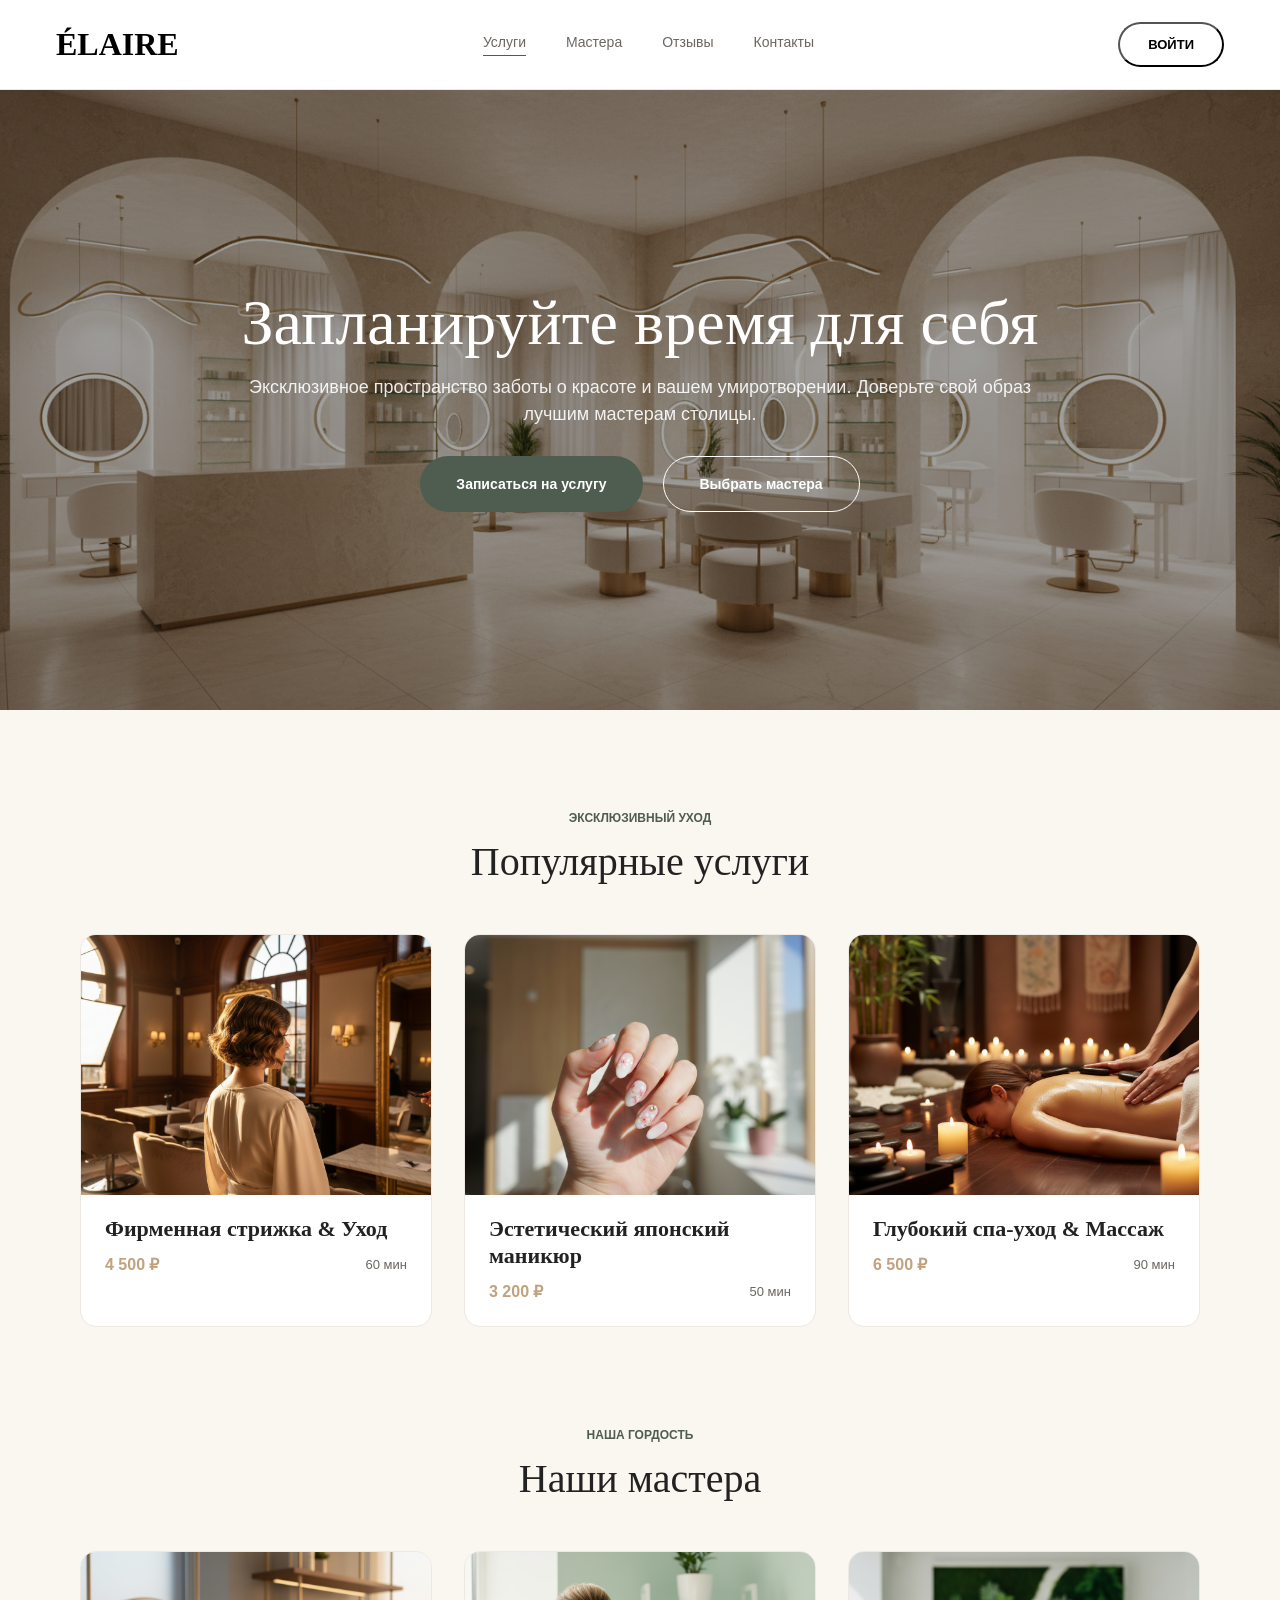
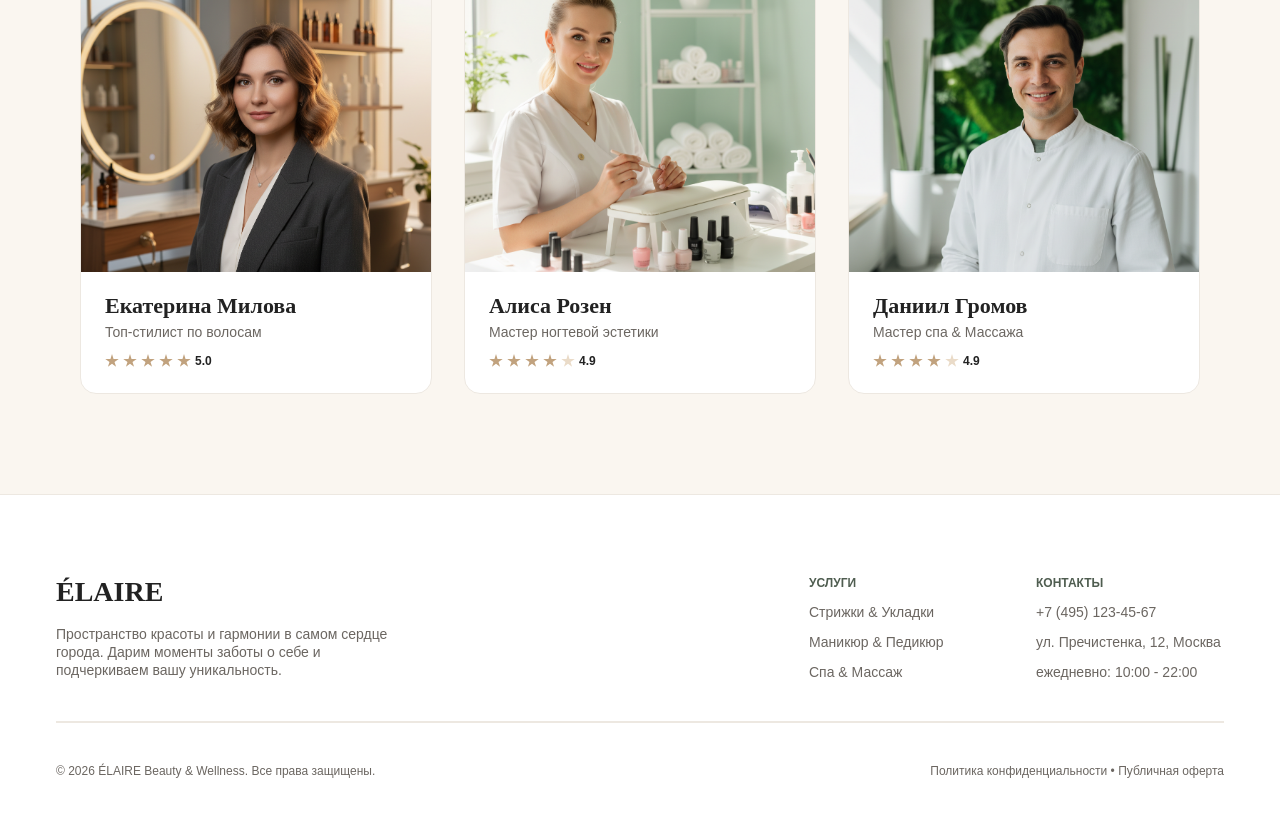
<file: frontend-1-complete/index.html>
<!DOCTYPE html>
<html lang="ru">
  <head>
    <meta charset="UTF-8" />
    <link rel="icon" type="image/svg+xml" href="/favicon.svg" />
    <meta name="viewport" content="width=device-width, initial-scale=1.0" />
    <title>ÉLAIRE — Салон услуг</title>
    <link rel="stylesheet" href="home.css" />
  </head>
  <body>
    <div class="page">
      <!-- header -->
      <header class="header">
        <div class="logo">
          <span class="logo-text">ÉLAIRE</span>
        </div>
        <nav class="nav-links">
          <div class="nav-item active"><a href="#">Услуги</a></div>
          <div class="nav-item"><a href="#">Мастера</a></div>
          <div class="nav-item"><a href="#">Отзывы</a></div>
          <div class="nav-item"><a href="#">Контакты</a></div>
        </nav>
        <button class="login-button"><span>Войти</span></button>
      </header>

      <!-- hero -->
      <section class="hero">
        <div class="hero-text-container">
          <h1 class="hero-title">Запланируйте время для себя</h1>
          <p class="hero-desc">
            Эксклюзивное пространство заботы о красоте и вашем умиротворении.
            Доверьте свой образ лучшим мастерам столицы.
          </p>
        </div>
        <div class="hero-ctas">
          <button
            class="cta-service"
            onclick="window.location.href='services.html'"
          >
            Записаться на услугу
          </button>
          <button class="cta-master">Выбрать мастера</button>
        </div>
      </section>

      <!-- popular services -->
      <section class="popular-services">
        <div class="section-header">
          <span class="section-tag">Эксклюзивный уход</span>
          <h2 class="section-title">Популярные услуги</h2>
        </div>
        <div class="services-grid">
          <article class="service-card">
            <div
              class="service-card-image"
              style="background-image: url('images/service-haircut.png')"
            ></div>
            <div class="service-card-body">
              <h3 class="service-card-title">Фирменная стрижка &amp; Уход</h3>
              <div class="service-card-meta">
                <span class="price">4 500 ₽</span>
                <span class="duration">60 мин</span>
              </div>
            </div>
          </article>
          <article class="service-card">
            <div
              class="service-card-image"
              style="background-image: url('images/service-manicure.png')"
            ></div>
            <div class="service-card-body">
              <h3 class="service-card-title">Эстетический японский маникюр</h3>
              <div class="service-card-meta">
                <span class="price">3 200 ₽</span>
                <span class="duration">50 мин</span>
              </div>
            </div>
          </article>
          <article class="service-card">
            <div
              class="service-card-image"
              style="background-image: url('images/service-spa.png')"
            ></div>
            <div class="service-card-body">
              <h3 class="service-card-title">Глубокий спа-уход &amp; Массаж</h3>
              <div class="service-card-meta">
                <span class="price">6 500 ₽</span>
                <span class="duration">90 мин</span>
              </div>
            </div>
          </article>
        </div>
      </section>

      <!-- our masters -->
      <section class="our-masters">
        <div class="section-header">
          <span class="section-tag">Наша гордость</span>
          <h2 class="section-title">Наши мастера</h2>
        </div>
        <div class="masters-grid">
          <article class="master-card">
            <div
              class="master-card-image"
              style="background-image: url('images/master-ekaterina.png')"
            ></div>
            <div class="master-card-body">
              <div class="master-info">
                <h3 class="master-name">Екатерина Милова</h3>
                <span class="master-role">Топ-стилист по волосам</span>
              </div>
              <div class="stars">
                <span class="star"></span>
                <span class="star"></span>
                <span class="star"></span>
                <span class="star"></span>
                <span class="star"></span>
                <span class="rating">5.0</span>
              </div>
            </div>
          </article>
          <article class="master-card">
            <div
              class="master-card-image"
              style="background-image: url('images/master-alisa.png')"
            ></div>
            <div class="master-card-body">
              <div class="master-info">
                <h3 class="master-name">Алиса Розен</h3>
                <span class="master-role">Мастер ногтевой эстетики</span>
              </div>
              <div class="stars">
                <span class="star"></span>
                <span class="star"></span>
                <span class="star"></span>
                <span class="star"></span>
                <span class="star star-empty"></span>
                <span class="rating">4.9</span>
              </div>
            </div>
          </article>
          <article class="master-card">
            <div
              class="master-card-image"
              style="background-image: url('images/master-daniil.png')"
            ></div>
            <div class="master-card-body">
              <div class="master-info">
                <h3 class="master-name">Даниил Громов</h3>
                <span class="master-role">Мастер спа &amp; Массажа</span>
              </div>
              <div class="stars">
                <span class="star"></span>
                <span class="star"></span>
                <span class="star"></span>
                <span class="star"></span>
                <span class="star star-empty"></span>
                <span class="rating">4.9</span>
              </div>
            </div>
          </article>
        </div>
      </section>

      <!-- footer -->
      <footer class="footer">
        <div class="footer-top">
          <div class="footer-brand">
            <span class="brand-name">ÉLAIRE</span>
            <span class="brand-desc"
              >Пространство красоты и гармонии в самом сердце города. Дарим
              моменты заботы о себе и подчеркиваем вашу уникальность.</span
            >
          </div>
          <div class="footer-links-row">
            <div class="links-col" style="width: 147px">
              <span class="col-title">Услуги</span>
              <a href="#">Стрижки &amp; Укладки</a>
              <a href="#">Маникюр &amp; Педикюр</a>
              <a href="#">Спа &amp; Массаж</a>
            </div>
            <div class="links-col" style="width: 188px">
              <span class="col-title">Контакты</span>
              <a href="#">+7 (495) 123-45-67</a>
              <a href="#">ул. Пречистенка, 12, Москва</a>
              <a href="#">ежедневно: 10:00 - 22:00</a>
            </div>
          </div>
        </div>
        <div class="footer-line"></div>
        <div class="footer-bottom">
          <span class="copy"
            >© 2026 ÉLAIRE Beauty &amp; Wellness. Все права защищены.</span
          >
          <span class="legal"
            >Политика конфиденциальности • Публичная оферта</span
          >
        </div>
      </footer>
    </div>
  </body>
</html>
</file>
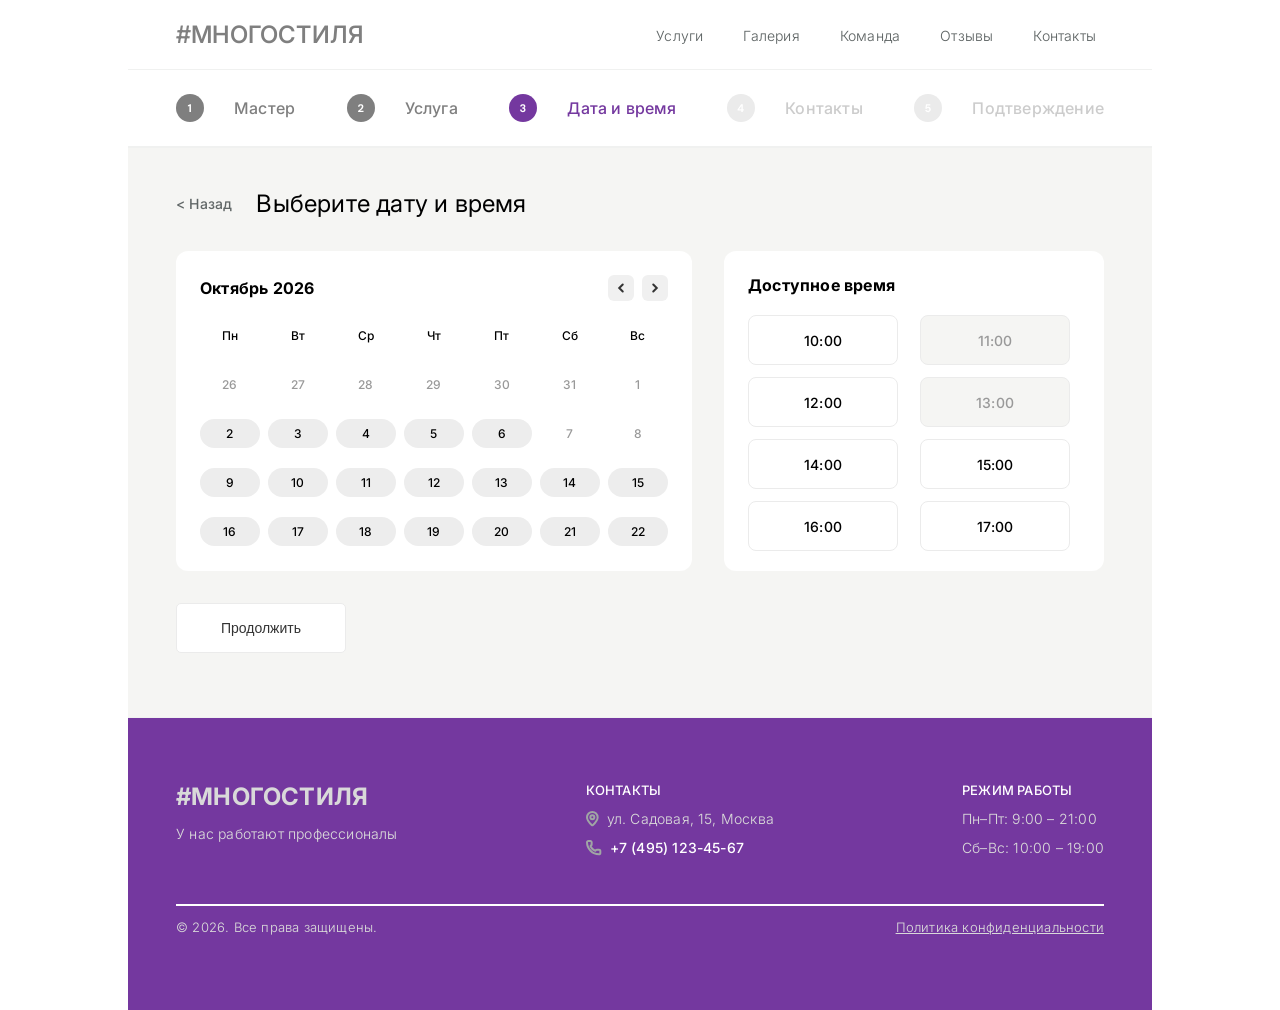
<file: frontend-1-practice/index.html>
<!DOCTYPE html>
<html lang="en">
<head>
    <meta charset="UTF-8">
    <meta name="viewport" content="width=device-width, initial-scale=1.0">
    <title>Document</title>
    <link rel="stylesheet" href="styles.css">
</head>
<body>
    <header>
        <div class="logo"><span>#МНОГОСТИЛЯ</span></div>
        <nav class="navbar">
            <ul class="nav-list">
                <li><a href="#">Услуги</a></li>
                <li><a href="#">Галерия</a></li>
                <li><a href="#">Команда</a></li>
                <li><a href="#">Отзывы</a></li>
                <li><a href="#">Контакты</a></li>
            </ul>
        </nav>
    </header>
    <div class="wrapper">

    <div class="progress">
        <div class="container">
            <img src="img/Frame.svg" alt="">
            <span id="master">Мастер</span>
        </div>
        <div class="container">
            <img src="img/Frame (1).svg" alt="">
            <span id="work">Услуга</span>
        </div>
        <div class="container">
            <img src="img/Frame (2).svg" alt="">
            <span id="dateTime">Дата и время</span>
        </div>
        <div class="container">
            <img src="img/Frame (3).svg" alt="">
            <span id="contact">Контакты</span>
        </div>
        <div class="container">
            <img src="img/Frame (4).svg" alt="">
            <span id="accept" >Подтверждение</span>
        </div>
    </div>

    <div class="hero">
        <div class="heroMainText">
            <span>< Назад </span>
            <h3>Выберите дату и время</h3>
        </div>

        <div class="heroMainMenu">
            <div class="date">
                <div class="textDate">
                    <h4>Октябрь 2026</h4>
                    <div class="buttonsDate">
                        <img src="img/Frame (5).svg" alt="">
                        <img src="img/Frame (6).svg" alt="">
                    </div>
                </div>

                <div class="days">
                    <p>Пн</p>
                    <p>Вт</p>
                    <p>Ср</p>
                    <p>Чт</p>
                    <p>Пт</p>
                    <p>Сб</p>
                    <p>Вс</p>
                </div>

                <div class="daysNumberRow1">
                    <p>26</p>
                    <p>27</p>
                    <p>28</p>
                    <p>29</p>
                    <p>30</p>
                    <p>31</p>
                     <p>1</p>
                </div>

                <div class="daysNumberRow2">
                    <p id="daysNumberRow2White">2</p>
                    <p id="daysNumberRow2White">3</p>
                    <p id="daysNumberRow2White" >4</p>
                    <p id="daysNumberRow2White" >5</p>
                    <p id="daysNumberRow2White">6</p> 
                    <p id="daysNumberRow2Grey">7</p>
                    <p id="daysNumberRow2Grey">8</p>
                </div>

                <div class="daysNumberRow3">
                    <p id="daysNumberRow2White">9</p>
                    <p id="daysNumberRow2White">10</p>
                    <p id="daysNumberRow2White">11</p>
                    <p id="daysNumberRow2White">12</p>
                    <p id="daysNumberRow2White">13</p>
                    <p id="daysNumberRow2White">14</p>
                    <p id="daysNumberRow2White">15</p>
                </div>

                <div class="daysNumberRow4">
                    <p id="daysNumberRow2White">16</p>
                    <p id="daysNumberRow2White">17</p>
                    <p id="daysNumberRow2White">18</p>
                    <p id="daysNumberRow2White">19</p>
                    <p id="daysNumberRow2White">20</p>
                    <p id="daysNumberRow2White">21</p>
                    <p id="daysNumberRow2White">22</p>
                </div>

            </div>
            <div class="time">
                <div class="textTime">
                    <h4>Доступное время</h4>
                </div>

                <div class="times">
                    <div class="timeBlock">
                        <p>10:00</p>
                    </div>

                    <div id = "timeBlockNot" class="timeBlock">
                        <p id="timeP">11:00</p>
                    </div>

                    <div class="timeBlock">
                        <p>12:00</p>
                    </div>

                    <div id = "timeBlockNot" class="timeBlock">
                        <p id="timeP">13:00</p>
                    </div>

                    <div class="timeBlock">
                        <p>14:00</p>
                    </div>
                    <div class="timeBlock">
                        <p>15:00</p>
                    </div>
                    <div class="timeBlock">
                        <p>16:00</p>
                    </div>
                    <div class="timeBlock">
                        <p>17:00</p>
                    </div>
                    

                </div>
                
            </div>
        </div>

        <div class="heroButton">
            <button>Продолжить</button>
        </div>

    </div>

    </div>
    
    <footer>
        <div class="footerContainer">
            <div class="footerLogo">
                <h3>#МНОГОСТИЛЯ</h3>
                <p>У нас работают профессионалы</p>
            </div>
            <div class="contact">
                <span>КОНТАКТЫ</span>
                <div id = "adres" class="adres"><img src="img/Vector.svg" alt=""><p>ул. Садовая, 15, Москва</p></div>
                <div id = "phone" class="phone"><img src="img/Vector (1).svg" alt=""><p>+7 (495) 123-45-67</p></div>
            </div>
            <div class="dateTime">
                <span>РЕЖИМ РАБОТЫ</span>
                <p>Пн–Пт: 9:00 – 21:00</p>
                <p>Сб–Вс: 10:00 – 19:00</p>
            </div>
        </div>

        <div class="footerContainerEnd">
            <p>© 2026. Все права защищены.</p>
            <p id="politika">Политика конфиденциальности</p>
        </div>

    </footer>
</body>
</html>
</file>
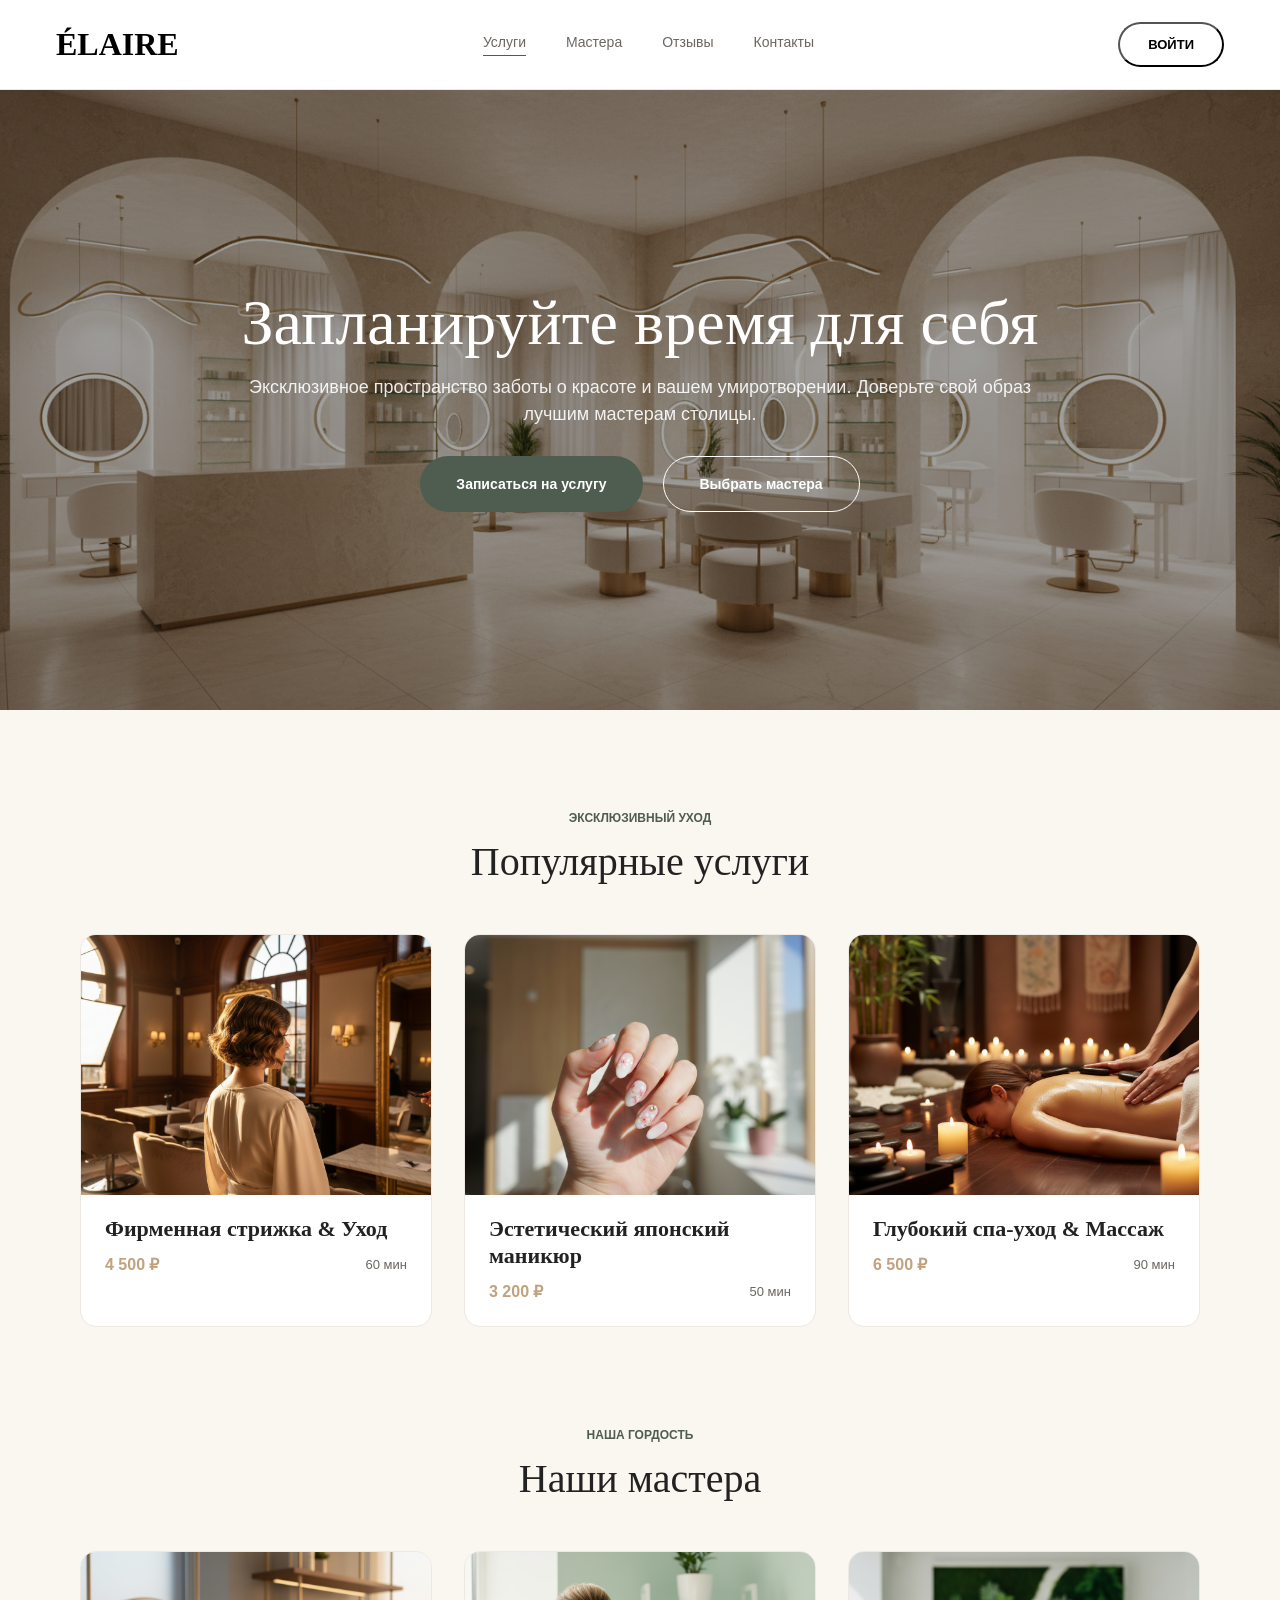
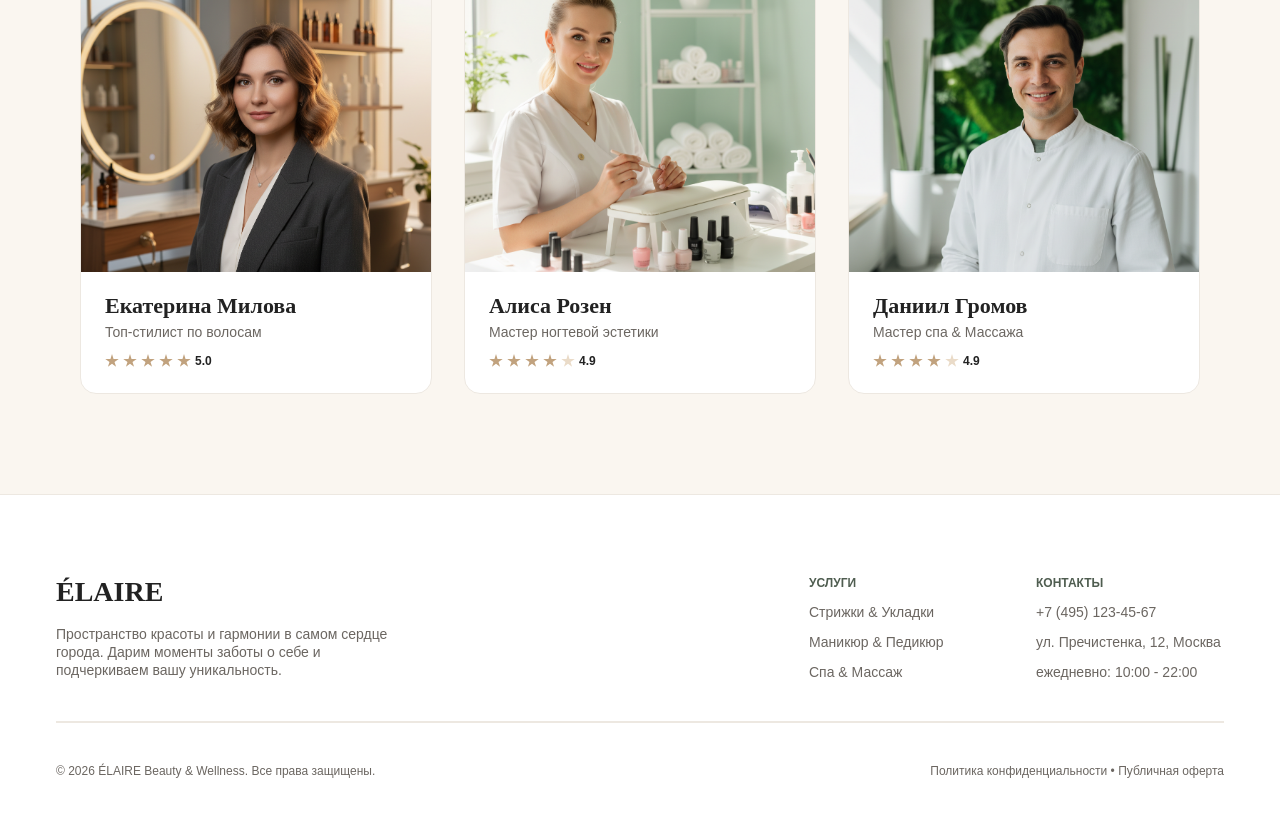
<file: frontend-2-complete/index.html>
<!DOCTYPE html>
<html lang="ru">
  <head>
    <meta charset="UTF-8" />
    <link rel="icon" type="image/svg+xml" href="/favicon.svg" />
    <meta name="viewport" content="width=device-width, initial-scale=1.0" />
    <title>ÉLAIRE — Салон услуг</title>
    <link rel="stylesheet" href="home.css" />
  </head>
  <body>
    <div class="page">
      <!-- header -->
      <header class="header">
        <div class="logo">
          <span class="logo-text">ÉLAIRE</span>
        </div>
        <nav class="nav-links">
          <div class="nav-item active"><a href="#">Услуги</a></div>
          <div class="nav-item"><a href="#">Мастера</a></div>
          <div class="nav-item"><a href="#">Отзывы</a></div>
          <div class="nav-item"><a href="#">Контакты</a></div>
        </nav>
        <button class="login-button"><span>Войти</span></button>
      </header>

      <!-- hero -->
      <section class="hero">
        <div class="hero-text-container">
          <h1 class="hero-title">Запланируйте время для себя</h1>
          <p class="hero-desc">
            Эксклюзивное пространство заботы о красоте и вашем умиротворении.
            Доверьте свой образ лучшим мастерам столицы.
          </p>
        </div>
        <div class="hero-ctas">
          <button class="cta-service">Записаться на услугу</button>
          <button class="cta-master">Выбрать мастера</button>
        </div>
      </section>

      <!-- popular services -->
      <section class="popular-services">
        <div class="section-header">
          <span class="section-tag">Эксклюзивный уход</span>
          <h2 class="section-title">Популярные услуги</h2>
        </div>
        <div class="services-grid">
          <article class="service-card">
            <div
              class="service-card-image"
              style="background-image: url('images/service-haircut.png')"
            ></div>
            <div class="service-card-body">
              <h3 class="service-card-title">Фирменная стрижка &amp; Уход</h3>
              <div class="service-card-meta">
                <span class="price">4 500 ₽</span>
                <span class="duration">60 мин</span>
              </div>
            </div>
          </article>
          <article class="service-card">
            <div
              class="service-card-image"
              style="background-image: url('images/service-manicure.png')"
            ></div>
            <div class="service-card-body">
              <h3 class="service-card-title">Эстетический японский маникюр</h3>
              <div class="service-card-meta">
                <span class="price">3 200 ₽</span>
                <span class="duration">50 мин</span>
              </div>
            </div>
          </article>
          <article class="service-card">
            <div
              class="service-card-image"
              style="background-image: url('images/service-spa.png')"
            ></div>
            <div class="service-card-body">
              <h3 class="service-card-title">Глубокий спа-уход &amp; Массаж</h3>
              <div class="service-card-meta">
                <span class="price">6 500 ₽</span>
                <span class="duration">90 мин</span>
              </div>
            </div>
          </article>
        </div>
      </section>

      <!-- our masters -->
      <section class="our-masters">
        <div class="section-header">
          <span class="section-tag">Наша гордость</span>
          <h2 class="section-title">Наши мастера</h2>
        </div>
        <div class="masters-grid">
          <article class="master-card">
            <div
              class="master-card-image"
              style="background-image: url('images/master-ekaterina.png')"
            ></div>
            <div class="master-card-body">
              <div class="master-info">
                <h3 class="master-name">Екатерина Милова</h3>
                <span class="master-role">Топ-стилист по волосам</span>
              </div>
              <div class="stars">
                <span class="star"></span>
                <span class="star"></span>
                <span class="star"></span>
                <span class="star"></span>
                <span class="star"></span>
                <span class="rating">5.0</span>
              </div>
            </div>
          </article>
          <article class="master-card">
            <div
              class="master-card-image"
              style="background-image: url('images/master-alisa.png')"
            ></div>
            <div class="master-card-body">
              <div class="master-info">
                <h3 class="master-name">Алиса Розен</h3>
                <span class="master-role">Мастер ногтевой эстетики</span>
              </div>
              <div class="stars">
                <span class="star"></span>
                <span class="star"></span>
                <span class="star"></span>
                <span class="star"></span>
                <span class="star star-empty"></span>
                <span class="rating">4.9</span>
              </div>
            </div>
          </article>
          <article class="master-card">
            <div
              class="master-card-image"
              style="background-image: url('images/master-daniil.png')"
            ></div>
            <div class="master-card-body">
              <div class="master-info">
                <h3 class="master-name">Даниил Громов</h3>
                <span class="master-role">Мастер спа &amp; Массажа</span>
              </div>
              <div class="stars">
                <span class="star"></span>
                <span class="star"></span>
                <span class="star"></span>
                <span class="star"></span>
                <span class="star star-empty"></span>
                <span class="rating">4.9</span>
              </div>
            </div>
          </article>
        </div>
      </section>

      <!-- footer -->
      <footer class="footer">
        <div class="footer-top">
          <div class="footer-brand">
            <span class="brand-name">ÉLAIRE</span>
            <span class="brand-desc"
              >Пространство красоты и гармонии в самом сердце города. Дарим
              моменты заботы о себе и подчеркиваем вашу уникальность.</span
            >
          </div>
          <div class="footer-links-row">
            <div class="links-col" style="width: 147px">
              <span class="col-title">Услуги</span>
              <a href="#">Стрижки &amp; Укладки</a>
              <a href="#">Маникюр &amp; Педикюр</a>
              <a href="#">Спа &amp; Массаж</a>
            </div>
            <div class="links-col" style="width: 188px">
              <span class="col-title">Контакты</span>
              <a href="#">+7 (495) 123-45-67</a>
              <a href="#">ул. Пречистенка, 12, Москва</a>
              <a href="#">ежедневно: 10:00 - 22:00</a>
            </div>
          </div>
        </div>
        <div class="footer-line"></div>
        <div class="footer-bottom">
          <span class="copy"
            >© 2026 ÉLAIRE Beauty &amp; Wellness. Все права защищены.</span
          >
          <span class="legal"
            >Политика конфиденциальности • Публичная оферта</span
          >
        </div>
      </footer>
    </div>
    <script src="./home.js"></script>
  </body>
</html>
</file>
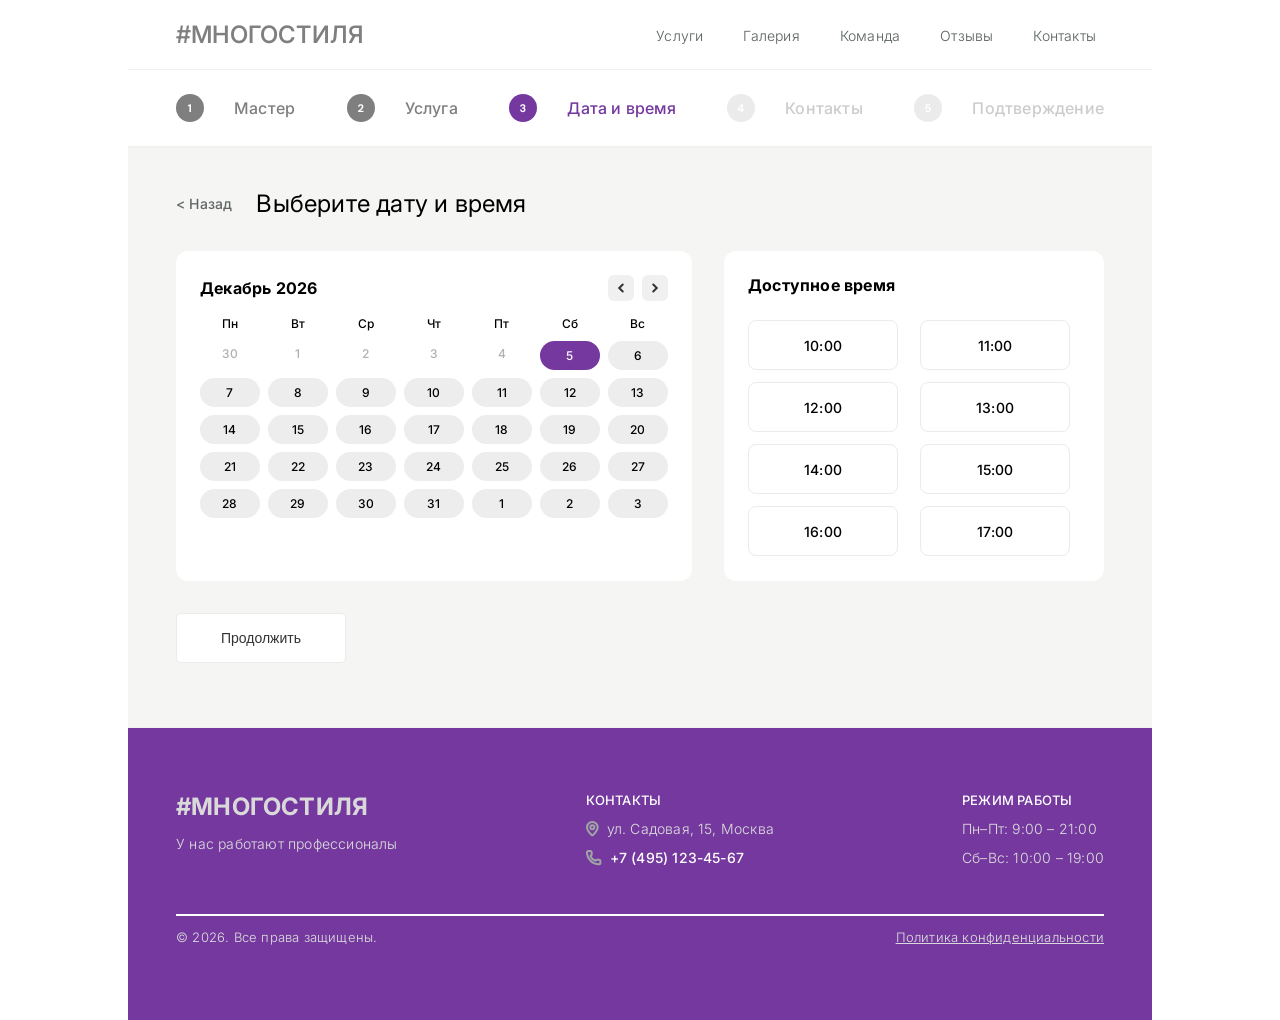
<file: frontend-2-practice/index.html>
<!DOCTYPE html>
<html lang="en">
<head>
    <meta charset="UTF-8">
    <meta name="viewport" content="width=device-width, initial-scale=1.0">
    <title>Document</title>
    <link rel="stylesheet" href="styles.css">
</head>
<body>
    <header>
        <div class="logo"><span>#МНОГОСТИЛЯ</span></div>
        <nav class="navbar">
            <ul class="nav-list">
                <li><a href="#">Услуги</a></li>
                <li><a href="#">Галерия</a></li>
                <li><a href="#">Команда</a></li>
                <li><a href="#">Отзывы</a></li>
                <li><a href="#">Контакты</a></li>
            </ul>
        </nav>
    </header>
    <div class="wrapper">

    <div class="progress">
        <div class="container">
            <img src="img/Frame.svg" alt="">
            <span id="master">Мастер</span>
        </div>
        <div class="container">
            <img src="img/Frame (1).svg" alt="">
            <span id="work">Услуга</span>
        </div>
        <div class="container">
            <img src="img/Frame (2).svg" alt="">
            <span id="dateTime">Дата и время</span>
        </div>
        <div class="container">
            <img src="img/Frame (3).svg" alt="">
            <span id="contact">Контакты</span>
        </div>
        <div class="container">
            <img src="img/Frame (4).svg" alt="">
            <span id="accept" >Подтверждение</span>
        </div>
    </div>

    <div class="hero">
        <div class="heroMainText">
            <span>< Назад </span>
            <h3>Выберите дату и время</h3>
        </div>

        <div class="heroMainMenu">
            <div class="date">
                <div class="textDate">
                    <h4 id="monthLabel">Октябрь 2026</h4>
                    <div class="buttonsDate">
                        <img src="img/Frame (5).svg" alt="prev" id="prevBtn">
                        <img src="img/Frame (6).svg" alt="next" id="nextBtn">
                    </div>
                </div>

                <div class="days">
                    <p >Пн</p>
                    <p >Вт</p>
                    <p >Ср</p>
                    <p >Чт</p>
                    <p >Пт</p>
                    <p >Сб</p>
                    <p >Вс</p>
                </div>

                <div class="daysGrid" id="daysGrid"></div>

            </div>
            <div class="time">
                <div class="textTime">
                    <h4>Доступное время</h4>
                </div>

                <div class="times">
                    <div class="timeBlock">
                        <p>10:00</p>
                    </div>

                    <div class="timeBlock">
                        <p>11:00</p>
                    </div>

                    <div class="timeBlock">
                        <p>12:00</p>
                    </div>

                    <div class="timeBlock">
                        <p >13:00</p>
                    </div>

                    <div class="timeBlock">
                        <p>14:00</p>
                    </div>
                    <div class="timeBlock">
                        <p>15:00</p>
                    </div>
                    <div class="timeBlock">
                        <p>16:00</p>
                    </div>
                    <div class="timeBlock">
                        <p>17:00</p>
                    </div>
                    

                </div>
                
            </div>
        </div>

        <div class="heroButton">
            <button id = 'heroButton'>Продолжить</button> <!-- добавил id чтобы красить -->
        </div>

    </div>

    </div>
    
    <footer>
        <div class="footerContainer">
            <div class="footerLogo">
                <h3>#МНОГОСТИЛЯ</h3>
                <p>У нас работают профессионалы</p>
            </div>
            <div class="contact">
                <span>КОНТАКТЫ</span>
                <div id = "adres" class="adres"><img src="img/Vector.svg" alt=""><p>ул. Садовая, 15, Москва</p></div>
                <div id = "phone" class="phone"><img src="img/Vector (1).svg" alt=""><p>+7 (495) 123-45-67</p></div>
            </div>
            <div class="dateTime">
                <span>РЕЖИМ РАБОТЫ</span>
                <p>Пн–Пт: 9:00 – 21:00</p>
                <p>Сб–Вс: 10:00 – 19:00</p>
            </div>
        </div>

        <div class="footerContainerEnd">
            <p>© 2026. Все права защищены.</p>
            <p id="politika">Политика конфиденциальности</p>
        </div>

    </footer>
    <script src="script.js"></script>
</body>
</html>
</file>
<file: frontend-1-complete/home.css>
/* ===== reset & base ===== */
* {
  margin: 0;
  padding: 0;
  box-sizing: border-box;
}

body {
  min-height: 100vh;
  font-family: "DM Sans", sans-serif;
}

.page {
  display: flex;
  flex-direction: column;
  min-height: 100vh;
  background: #faf6f0;
}

/* ===== header ===== */
.header {
  display: flex;
  flex-direction: row;
  justify-content: space-between;
  align-items: center;
  padding: 0px 56px;
  height: 90px;
  background: #ffffff;
  border-bottom: 1px solid #ede8e1;
}

.logo-text {
  font-family: "Cormorant Garamond", serif;
  font-weight: 600;
  font-size: 32px;
  line-height: 39px;
  cursor: pointer;
}

.nav-links {
  display: flex;
  flex-direction: row;
  gap: 40px;
}

.nav-item {
  padding-bottom: 4px;
  border-bottom: 1.5px solid transparent;
}

.nav-item.active {
  border-bottom-color: #4f5d50;
}

.nav-item a {
  font-size: 14px;
  line-height: 18px;
  color: #6b6661;
  text-decoration: none;
}

.login-button {
  padding: 12px 28px;
  border-radius: 100px;
  background: transparent;
  cursor: pointer;
  font-weight: 600;
  font-size: 13px;
  line-height: 17px;
  text-transform: uppercase;
}

/* ===== hero ===== */
.hero {
  display: flex;
  flex-direction: column;
  justify-content: center;
  align-items: center;
  padding: 0px 80px;
  gap: 28px;
  height: 620px;
  background: linear-gradient(0deg, rgba(0, 0, 0, 0.35), rgba(0, 0, 0, 0.35)),
    url("./images/hero-salon.png") center / cover no-repeat;
}

.hero-text-container {
  display: flex;
  flex-direction: column;
  align-items: center;
  gap: 16px;
  max-width: 800px;
}

.hero-title {
  font-family: "Cormorant Garamond", serif;
  font-weight: 400;
  font-size: 64px;
  line-height: 1.1;
  text-align: center;
  color: #ffffff;
}

.hero-desc {
  font-size: 18px;
  line-height: 1.5;
  text-align: center;
  color: #ffffff;
  opacity: 0.9;
}

.hero-ctas {
  display: flex;
  flex-direction: row;
  gap: 20px;
}

.cta-service {
  padding: 18px 36px;
  background: #4f5d50;
  border-radius: 100px;
  border: none;
  cursor: pointer;
  font-weight: 600;
  font-size: 14px;
  line-height: 18px;
  color: #ffffff;
}

.cta-service:hover {
  background: #3d4a3e;
}

.cta-master {
  padding: 18px 36px;
  background: transparent;
  border: 1px solid #ffffff;
  border-radius: 100px;
  cursor: pointer;
  font-weight: 600;
  font-size: 14px;
  line-height: 18px;
  color: #ffffff;
}

.cta-master:hover {
  background: rgba(255, 255, 255, 0.1);
}

/* ===== section header ===== */
.section-header {
  display: flex;
  flex-direction: column;
  align-items: center;
  gap: 12px;
  width: 100%;
}

.section-tag {
  font-weight: 700;
  font-size: 12px;
  line-height: 16px;
  text-transform: uppercase;
  color: #4f5d50;
}

.section-title {
  font-family: "Cormorant Garamond", serif;
  font-weight: 500;
  font-size: 40px;
  line-height: 48px;
  color: #222222;
}

/* ===== popular services ===== */
.popular-services {
  display: flex;
  flex-direction: column;
  align-items: flex-start;
  padding: 100px 80px 80px;
  gap: 48px;
  background: #faf6f0;
}

.services-grid {
  display: flex;
  flex-direction: row;
  gap: 32px;
  width: 100%;
}

.service-card {
  display: flex;
  flex-direction: column;
  align-items: flex-start;
  gap: 20px;
  flex: 1;
  padding-bottom: 24px;
  background: #ffffff;
  border: 1px solid #ede8e1;
  border-radius: 16px;
  overflow: hidden;
}

.service-card-image {
  width: 100%;
  height: 260px;
  background-size: cover;
  background-position: center;
  background-repeat: no-repeat;
}

.service-card-image--haircut {
  background-image: url("../images/service-haircut.png");
}

.service-card-image--manicure {
  background-image: url("../images/service-manicure.png");
}

.service-card-image--spa {
  background-image: url("../images/service-spa.png");
}

.service-card-body {
  display: flex;
  flex-direction: column;
  gap: 12px;
  padding: 0 24px;
  width: 100%;
}

.service-card-title {
  font-family: "Cormorant Garamond", serif;
  font-weight: 600;
  font-size: 22px;
  line-height: 27px;
  color: #222222;
}

.service-card-meta {
  display: flex;
  flex-direction: row;
  justify-content: space-between;
  align-items: center;
}

.service-card-meta .price {
  font-weight: 600;
  font-size: 16px;
  line-height: 21px;
  color: #c1a27e;
}

.service-card-meta .duration {
  font-size: 13px;
  line-height: 17px;
  color: #6b6661;
}

/* ===== our masters ===== */
.our-masters {
  display: flex;
  flex-direction: column;
  align-items: flex-start;
  padding: 20px 80px 100px;
  gap: 48px;
  background: #faf6f0;
}

.masters-grid {
  display: flex;
  flex-direction: row;
  gap: 32px;
  width: 100%;
}

.master-card {
  display: flex;
  flex-direction: column;
  align-items: flex-start;
  gap: 20px;
  flex: 1;
  padding-bottom: 24px;
  background: #ffffff;
  border: 1px solid #ede8e1;
  border-radius: 16px;
  overflow: hidden;
}

.master-card-image {
  width: 100%;
  height: 320px;
  background-size: cover;
  background-position: center;
  background-repeat: no-repeat;
}

.master-card-image--ekaterina {
  background-image: url("../images/master-ekaterina.png");
}

.master-card-image--alisa {
  background-image: url("../images/master-alisa.png");
}

.master-card-image--daniil {
  background-image: url("../images/master-daniil.png");
}

.master-card-body {
  display: flex;
  flex-direction: column;
  gap: 12px;
  padding: 0 24px;
  width: 100%;
}

.master-info {
  display: flex;
  flex-direction: column;
  gap: 4px;
}

.master-name {
  font-family: "Cormorant Garamond", serif;
  font-weight: 600;
  font-size: 22px;
  line-height: 27px;
  color: #222222;
}

.master-role {
  font-size: 14px;
  line-height: 18px;
  color: #6b6661;
}

.stars {
  display: flex;
  flex-direction: row;
  align-items: center;
  gap: 4px;
}

.star {
  width: 14px;
  height: 14px;
  background: #c1a27e;
  clip-path: polygon(
    50% 0%,
    61% 35%,
    98% 35%,
    68% 57%,
    79% 91%,
    50% 70%,
    21% 91%,
    32% 57%,
    2% 35%,
    39% 35%
  );
}

.star-empty {
  background: #eadbc8;
}

.rating {
  font-weight: 600;
  font-size: 12px;
  line-height: 16px;
  color: #222222;
}

/* ===== footer ===== */
.footer {
  background: #ffffff;
  display: flex;
  flex-direction: column;
  padding: 80px 56px 48px;
  border-top: 1px solid #ede8e1;
  margin-top: auto;
}

.footer-top {
  display: flex;
  flex-direction: row;
  justify-content: space-between;
  gap: 20px;
}

.footer-brand {
  display: flex;
  flex-direction: column;
  gap: 16px;
}

.footer-brand .brand-name {
  font-family: "Cormorant Garamond", serif;
  font-style: normal;
  font-weight: 600;
  font-size: 28px;
  line-height: 34px;
  color: #222222;
}

.footer-brand .brand-desc {
  max-width: 360px;
  font-size: 14px;
  line-height: 18px;
  color: #6b6661;
}

.footer-links-row {
  display: flex;
  flex-direction: row;
  gap: 80px;
}

.links-col {
  display: flex;
  flex-direction: column;
  gap: 12px;
}

.links-col .col-title {
  font-weight: 600;
  font-size: 12px;
  line-height: 16px;
  text-transform: uppercase;
  color: #4f5d50;
}

.links-col a {
  font-size: 14px;
  line-height: 18px;
  color: #6b6661;
  text-decoration: none;
}

.footer-line {
  border: 1px solid #ede8e1;
  margin-top: 40px;
  margin-bottom: 40px;
}

.footer-bottom {
  display: flex;
  flex-direction: row;
  justify-content: space-between;
  align-items: center;
  flex-grow: 0;
}

.footer-bottom .copy {
  font-size: 12px;
  line-height: 16px;
  color: #6b6661;
}

.footer-bottom .legal {
  font-size: 12px;
  line-height: 16px;
  color: #6b6661;
  margin-left: 20px;
}
</file>
<file: frontend-1-practice/styles.css>
/*-------------------------Общая настройка-------------------------------*/

@import url('https://fonts.googleapis.com/css2?family=DM+Sans:ital,opsz,wght@0,9..40,100..1000;1,9..40,100..1000&family=Inter:ital,opsz,wght@0,14..32,100..900;1,14..32,100..900&family=Manrope:wght@200..800&family=Open+Sans:ital,wght@0,300..800;1,300..800&family=Playfair+Display:ital,wght@0,400..900;1,400..900&family=Roboto:ital,wght@0,100..900;1,100..900&display=swap');

body {
    font-family: 'Inter', sans-serif;
    margin: 0;
    padding: 0;
    font-size: 16px;
    letter-spacing: 0.2px;
    font-weight: 320;
}

*{
    
    padding: 0;
    box-sizing: border-box;
}

/*-------------------------------Шапка------------------------------------*/

header{
    margin: 0 auto; 
    width: 1024px;
    padding: 20px 48px;
    display: flex;
    justify-content: space-between;
    align-items: center;
    border-bottom: 1px solid #F0F1F0;
}

nav ul {
  display: flex;        
  list-style: none;     
  margin: 0;
  padding: 0;
  gap: 24px;
}

nav ul li a {
  text-decoration: none; 
  font-size: 14px;
  color: #606666;
  padding: 4px 8px;
  transition: 0.3s all ease;
}

nav ul li a:hover{
    color: #333333;
}

.logo span{
    font-size: 24px;
    font-weight: 550;
    color: #7F7F7F;
}

.progress{
    margin: 0 auto;
    width: 1024px;
    padding: 24px 48px;
    display: flex;
    justify-content: space-between;
    align-items: center;
    border-bottom: 2px solid #F0F1F0;
}

.container{
    display: flex;
    justify-content: space-between;
    align-items: center;
    gap: 30px;
    font-weight: 500;
}

/*---------------------Основное действие(hero)-----------------------*/

.hero{
    margin: 0 auto;
    width: 1024px;
    padding-top: 40px;
    padding-bottom: 64px;
    padding-left: 48px;
    padding-right: 48px;
    background-color: #F5F5F3;
    display: flex;
    flex-direction: column;
    gap: 32px;
    border-bottom: 1px solid #F0F1F0;
}

.heroMainText{
    display: flex;
    justify-content: start;
    align-items: center;
    gap: 24px;
    height: 31px;
}

.heroMainText span{
    font-size: 14px;
    color: #606666;
    font-weight: 500;
    cursor: pointer;
}

.heroMainText h3{
    font-size: 24px;
    font-weight: 400;
}

.heroMainMenu{
    display: flex;
    justify-content: space-between;
    align-items: center;
    gap: 32px;
    width: 928;
    height: 320;
}

.date{
    background-color: #fff;
    width: 516px;
    height: 320px;
    border-radius: 12px;
    display: flex;
    gap: 20px;
    flex-direction: column;
}

.time{
    background-color: #fff;
    width: 380px;
    height: 320px;
    border-radius: 12px;
}

.date{
    padding: 24px 24px
}

.textDate{
    display: flex;
    justify-content: space-between;
    align-items: center;
    width: 468;
}

.textDate h4{
    margin: 0;
}

.buttonsDate{
    display: flex;
    justify-content: space-between;
    align-items: center;
    gap: 8px;
    cursor: pointer;
    
}

.buttonsDate img{
    transition: all 0.3s ease;
}

.buttonsDate img:hover{
    transform: scale(1.01);
}

.days, .daysNumberRow1, .daysNumberRow2, .daysNumberRow3, .daysNumberRow4{
    display: grid;
    grid-template-columns: repeat(7, 1fr);
    gap: 8px;
    
}
.days p, .daysNumberRow1 p, .daysNumberRow2 p, .daysNumberRow3 p, .daysNumberRow4 p{
    font-size: 12px;
    font-weight: 500;
    margin: 0;
    text-align: center;
    padding-top: 7px;
    padding-bottom: 7px;
    cursor: pointer;
}

.daysNumberRow1 p{
    color: #999999;
}

.daysNumberRow3 p, .daysNumberRow4 p{
    background-color: #EDEDED;
    border-radius: 18px;
}


.time{
    padding: 24px 24px;
    display: flex;
    flex-direction: column;
    gap: 20px;
}

.textTime{
    display: flex;
    align-items: center;
}

.textTime h4{
    margin: 0;
}


.times{
    display: grid;
    grid-template-columns: repeat(2, 1fr);
    gap: 12px;
}

.timeBlock{
    width: 150px;
    height: 50px;
    display: flex;
    align-items: center;
    justify-content: center;
    border-radius: 8px;
    font-size: 14px;
    font-weight: 500;
    border: 1px solid #EBEBEB;
    cursor: pointer;
    transition: all 0.3s ease;
}

.timeBlock:hover{
    background-color: #74389F;
    color: #fff;
}


button{
    width: 170px;
    height: 50px;
    padding: 14px 36px;
    background-color: #fff;
    border-radius: 5px;
    color: #333333;
    font-size: 14px;
    border: 1px solid #EBEBEB;
    transition: 0.3s all ease;
    cursor: pointer;
}

button:hover{
    background-color: #74389F;
    color: #fff;

}

/*------------------------------------Подвал------------------------------*/

footer{
    margin: 0 auto;
    background-color: #74389F;
    width: 1024px;
    height: 292px;
    padding: 64px 48px;
    display: flex;
    flex-direction: column;
    gap: 48px;
}

.footerContainer{
    display: flex;
    justify-content: space-between;
    align-items: center;
    gap: 40px;

}



.footerLogo p{
    font-size: 14px;
    color: #D9D9D9;
    
}

.footerLogo h3{
    margin: 0px;
    font-size: 24px;
    color: #D9D9D9;
}

.contact, .dateTime{
    display: flex;
    flex-direction: column;
    gap: 12px;
}

.contact p, .dateTime p{
    margin: 0px;
    font-size: 14px;
}

.contact span,  .dateTime span {
    margin: 0px;
    color: #fff;
    font-size: 13px;
    font-weight: 500;
}

.dateTime p{
    color: #d9d9d9;
}

.adres, .phone{
    display: flex;
    flex-direction: row;
    align-items: center;
    gap: 8px;
}

.footerContainerEnd{
    border-top: 2px solid #fff;
    display: flex;
    justify-content: space-between;
    align-items: center;
}

.footerContainerEnd p{
    font-size: 13px;
    color: #D9D9D9;
}

/*---------------------------------Часть с Id--------------------------------*/

#politika{
    text-decoration: underline;
    cursor: pointer;
    transition: all 0.3s ease;
}

#politika:hover {
    color:#333333;
}

#adres{
    color: #d9d9d9;
}
#phone{
    color: #fff; font-weight: 500;
}

#timeP{
    color:#999999;
}

#timeBlockNot{
    background-color: #F5F5F3;
}


#daysNumberRow2White{
    background-color: #EDEDED;
    border-radius: 18px;
    
}

#daysNumberRow2White:hover{
    background-color: #74389F;
    color: #fff;
}

#daysNumberRow2Grey{
    color: #999999;
}

#master{
    color: #7F7F7F;
}

#work{
    color: #7F7F7F;
}

#dateTime{
    color: #74389F;
}

#contact{
    color: #CCCCCC;
}

#accept{
    color: #CCCCCC;
}
</file>
<file: frontend-2-complete/home.css>
/* ===== reset & base ===== */
* {
  margin: 0;
  padding: 0;
  box-sizing: border-box;
}

body {
  min-height: 100vh;
  font-family: "DM Sans", sans-serif;
}

.page {
  display: flex;
  flex-direction: column;
  min-height: 100vh;
  background: #faf6f0;
}

/* ===== header ===== */
.header {
  display: flex;
  flex-direction: row;
  justify-content: space-between;
  align-items: center;
  padding: 0px 56px;
  height: 90px;
  background: #ffffff;
  border-bottom: 1px solid #ede8e1;
}

.logo-text {
  font-family: "Cormorant Garamond", serif;
  font-weight: 600;
  font-size: 32px;
  line-height: 39px;
  cursor: pointer;
}

.nav-links {
  display: flex;
  flex-direction: row;
  gap: 40px;
}

.nav-item {
  padding-bottom: 4px;
  border-bottom: 1.5px solid transparent;
}

.nav-item.active {
  border-bottom-color: #4f5d50;
}

.nav-item a {
  font-size: 14px;
  line-height: 18px;
  color: #6b6661;
  text-decoration: none;
}

.login-button {
  padding: 12px 28px;
  border-radius: 100px;
  background: transparent;
  cursor: pointer;
  font-weight: 600;
  font-size: 13px;
  line-height: 17px;
  text-transform: uppercase;
}

/* ===== hero ===== */
.hero {
  display: flex;
  flex-direction: column;
  justify-content: center;
  align-items: center;
  padding: 0px 80px;
  gap: 28px;
  height: 620px;
  background: linear-gradient(0deg, rgba(0, 0, 0, 0.35), rgba(0, 0, 0, 0.35)),
    url("./images/hero-salon.png") center / cover no-repeat;
}

.hero-text-container {
  display: flex;
  flex-direction: column;
  align-items: center;
  gap: 16px;
  max-width: 800px;
}

.hero-title {
  font-family: "Cormorant Garamond", serif;
  font-weight: 400;
  font-size: 64px;
  line-height: 1.1;
  text-align: center;
  color: #ffffff;
}

.hero-desc {
  font-size: 18px;
  line-height: 1.5;
  text-align: center;
  color: #ffffff;
  opacity: 0.9;
}

.hero-ctas {
  display: flex;
  flex-direction: row;
  gap: 20px;
}

.cta-service {
  padding: 18px 36px;
  background: #4f5d50;
  border-radius: 100px;
  border: none;
  cursor: pointer;
  font-weight: 600;
  font-size: 14px;
  line-height: 18px;
  color: #ffffff;
}

.cta-service:hover {
  background: #3d4a3e;
}

.cta-master {
  padding: 18px 36px;
  background: transparent;
  border: 1px solid #ffffff;
  border-radius: 100px;
  cursor: pointer;
  font-weight: 600;
  font-size: 14px;
  line-height: 18px;
  color: #ffffff;
}

.cta-master:hover {
  background: rgba(255, 255, 255, 0.1);
}

/* ===== section header ===== */
.section-header {
  display: flex;
  flex-direction: column;
  align-items: center;
  gap: 12px;
  width: 100%;
}

.section-tag {
  font-weight: 700;
  font-size: 12px;
  line-height: 16px;
  text-transform: uppercase;
  color: #4f5d50;
}

.section-title {
  font-family: "Cormorant Garamond", serif;
  font-weight: 500;
  font-size: 40px;
  line-height: 48px;
  color: #222222;
}

/* ===== popular services ===== */
.popular-services {
  display: flex;
  flex-direction: column;
  align-items: flex-start;
  padding: 100px 80px 80px;
  gap: 48px;
  background: #faf6f0;
}

.services-grid {
  display: flex;
  flex-direction: row;
  gap: 32px;
  width: 100%;
}

.service-card {
  display: flex;
  flex-direction: column;
  align-items: flex-start;
  gap: 20px;
  flex: 1;
  padding-bottom: 24px;
  background: #ffffff;
  border: 1px solid #ede8e1;
  border-radius: 16px;
  overflow: hidden;
}

.service-card-image {
  width: 100%;
  height: 260px;
  background-size: cover;
  background-position: center;
  background-repeat: no-repeat;
}

.service-card-image--haircut {
  background-image: url("../images/service-haircut.png");
}

.service-card-image--manicure {
  background-image: url("../images/service-manicure.png");
}

.service-card-image--spa {
  background-image: url("../images/service-spa.png");
}

.service-card-body {
  display: flex;
  flex-direction: column;
  gap: 12px;
  padding: 0 24px;
  width: 100%;
}

.service-card-title {
  font-family: "Cormorant Garamond", serif;
  font-weight: 600;
  font-size: 22px;
  line-height: 27px;
  color: #222222;
}

.service-card-meta {
  display: flex;
  flex-direction: row;
  justify-content: space-between;
  align-items: center;
}

.service-card-meta .price {
  font-weight: 600;
  font-size: 16px;
  line-height: 21px;
  color: #c1a27e;
}

.service-card-meta .duration {
  font-size: 13px;
  line-height: 17px;
  color: #6b6661;
}

/* ===== our masters ===== */
.our-masters {
  display: flex;
  flex-direction: column;
  align-items: flex-start;
  padding: 20px 80px 100px;
  gap: 48px;
  background: #faf6f0;
}

.masters-grid {
  display: flex;
  flex-direction: row;
  gap: 32px;
  width: 100%;
}

.master-card {
  display: flex;
  flex-direction: column;
  align-items: flex-start;
  gap: 20px;
  flex: 1;
  padding-bottom: 24px;
  background: #ffffff;
  border: 1px solid #ede8e1;
  border-radius: 16px;
  overflow: hidden;
}

.master-card-image {
  width: 100%;
  height: 320px;
  background-size: cover;
  background-position: center;
  background-repeat: no-repeat;
}

.master-card-image--ekaterina {
  background-image: url("../images/master-ekaterina.png");
}

.master-card-image--alisa {
  background-image: url("../images/master-alisa.png");
}

.master-card-image--daniil {
  background-image: url("../images/master-daniil.png");
}

.master-card-body {
  display: flex;
  flex-direction: column;
  gap: 12px;
  padding: 0 24px;
  width: 100%;
}

.master-info {
  display: flex;
  flex-direction: column;
  gap: 4px;
}

.master-name {
  font-family: "Cormorant Garamond", serif;
  font-weight: 600;
  font-size: 22px;
  line-height: 27px;
  color: #222222;
}

.master-role {
  font-size: 14px;
  line-height: 18px;
  color: #6b6661;
}

.stars {
  display: flex;
  flex-direction: row;
  align-items: center;
  gap: 4px;
}

.star {
  width: 14px;
  height: 14px;
  background: #c1a27e;
  clip-path: polygon(
    50% 0%,
    61% 35%,
    98% 35%,
    68% 57%,
    79% 91%,
    50% 70%,
    21% 91%,
    32% 57%,
    2% 35%,
    39% 35%
  );
}

.star-empty {
  background: #eadbc8;
}

.rating {
  font-weight: 600;
  font-size: 12px;
  line-height: 16px;
  color: #222222;
}

/* ===== footer ===== */
.footer {
  background: #ffffff;
  display: flex;
  flex-direction: column;
  padding: 80px 56px 48px;
  border-top: 1px solid #ede8e1;
  margin-top: auto;
}

.footer-top {
  display: flex;
  flex-direction: row;
  justify-content: space-between;
  gap: 20px;
}

.footer-brand {
  display: flex;
  flex-direction: column;
  gap: 16px;
}

.footer-brand .brand-name {
  font-family: "Cormorant Garamond", serif;
  font-style: normal;
  font-weight: 600;
  font-size: 28px;
  line-height: 34px;
  color: #222222;
}

.footer-brand .brand-desc {
  max-width: 360px;
  font-size: 14px;
  line-height: 18px;
  color: #6b6661;
}

.footer-links-row {
  display: flex;
  flex-direction: row;
  gap: 80px;
}

.links-col {
  display: flex;
  flex-direction: column;
  gap: 12px;
}

.links-col .col-title {
  font-weight: 600;
  font-size: 12px;
  line-height: 16px;
  text-transform: uppercase;
  color: #4f5d50;
}

.links-col a {
  font-size: 14px;
  line-height: 18px;
  color: #6b6661;
  text-decoration: none;
}

.footer-line {
  border: 1px solid #ede8e1;
  margin-top: 40px;
  margin-bottom: 40px;
}

.footer-bottom {
  display: flex;
  flex-direction: row;
  justify-content: space-between;
  align-items: center;
  flex-grow: 0;
}

.footer-bottom .copy {
  font-size: 12px;
  line-height: 16px;
  color: #6b6661;
}

.footer-bottom .legal {
  font-size: 12px;
  line-height: 16px;
  color: #6b6661;
  margin-left: 20px;
}
</file>
<file: frontend-2-practice/styles.css>
/*-------------------------Общая настройка-------------------------------*/

@import url('https://fonts.googleapis.com/css2?family=DM+Sans:ital,opsz,wght@0,9..40,100..1000;1,9..40,100..1000&family=Inter:ital,opsz,wght@0,14..32,100..900;1,14..32,100..900&family=Manrope:wght@200..800&family=Open+Sans:ital,wght@0,300..800;1,300..800&family=Playfair+Display:ital,wght@0,400..900;1,400..900&family=Roboto:ital,wght@0,100..900;1,100..900&display=swap');

body {
    font-family: 'Inter', sans-serif;
    margin: 0;
    padding: 0;
    font-size: 16px;
    letter-spacing: 0.2px;
    font-weight: 320;
}

*{
    
    padding: 0;
    box-sizing: border-box;
}

/*-------------------------------Шапка------------------------------------*/

header{
    margin: 0 auto; 
    width: 1024px;
    padding: 20px 48px;
    display: flex;
    justify-content: space-between;
    align-items: center;
    border-bottom: 1px solid #F0F1F0;
}

nav ul {
  display: flex;        
  list-style: none;     
  margin: 0;
  padding: 0;
  gap: 24px;
}

nav ul li a {
  text-decoration: none; 
  font-size: 14px;
  color: #606666;
  padding: 4px 8px;
  transition: 0.3s all ease;
}

nav ul li a:hover{
    color: #333333;
}

.logo span{
    font-size: 24px;
    font-weight: 550;
    color: #7F7F7F;
}

.progress{
    margin: 0 auto;
    width: 1024px;
    padding: 24px 48px;
    display: flex;
    justify-content: space-between;
    align-items: center;
    border-bottom: 2px solid #F0F1F0;
}

.container{
    display: flex;
    justify-content: space-between;
    align-items: center;
    gap: 30px;
    font-weight: 500;
}

/*---------------------Основное действие(hero)-----------------------*/

.hero{
    margin: 0 auto;
    width: 1024px;
    padding-top: 40px;
    padding-bottom: 64px;
    padding-left: 48px;
    padding-right: 48px;
    background-color: #F5F5F3;
    display: flex;
    flex-direction: column;
    gap: 32px;
    border-bottom: 1px solid #F0F1F0;
}

.heroMainText{
    display: flex;
    justify-content: start;
    align-items: center;
    gap: 24px;
    height: 31px;
}

.heroMainText span{
    font-size: 14px;
    color: #606666;
    font-weight: 500;
    cursor: pointer;
}

.heroMainText h3{
    font-size: 24px;
    font-weight: 400;
}

.heroMainMenu{
    display: flex;
    justify-content: space-between;
    align-items: center;
    gap: 32px;
    width: 928;
    height: 320;
}

.date{
    background-color: #fff;
    width: 516px;
    height: 330px;
    border-radius: 12px;
    display: flex;
    gap: 10px;
    flex-direction: column;
}

.time{
    background-color: #fff;
    width: 380px;
    height: 330px;
    border-radius: 12px;
}

.date{
    padding: 24px 24px
}

.textDate{
    display: flex;
    justify-content: space-between;
    align-items: center;
    width: 468;
}

.textDate h4{
    margin: 0;
}

.buttonsDate{
    display: flex;
    justify-content: space-between;
    align-items: center;
    gap: 8px;
    cursor: pointer;
    
}

.buttonsDate img{
    transition: all 0.3s ease;
}

.buttonsDate img:hover{
    transform: scale(1.01);
}





.time{
    padding: 24px 24px;
    display: flex;
    flex-direction: column;
    gap: 25px;
}

.textTime{
    display: flex;
    align-items: center;
}

.textTime h4{
    margin: 0;
}


.times{
    display: grid;
    grid-template-columns: repeat(2, 1fr);
    gap: 12px;
}

.timeBlock{
    width: 150px;
    height: 50px;
    display: flex;
    align-items: center;
    justify-content: center;
    border-radius: 8px;
    font-size: 14px;
    font-weight: 500;
    border: 1px solid #EBEBEB;
    cursor: pointer;
    transition: all 0.3s ease;
}

.timeBlock:hover{
    background-color: #74389F;
    color: #fff;
}

.timeBlock.active {
  background-color: #74389F;
  color: #fff;
}

button{
    width: 170px;
    height: 50px;
    padding: 14px 36px;
    background-color: #fff;
    border-radius: 5px;
    color: #333333;
    font-size: 14px;
    border: 1px solid #EBEBEB;
    transition: 0.3s all ease;
    cursor: pointer;
}



/*------------------------------------Подвал------------------------------*/

footer{
    margin: 0 auto;
    background-color: #74389F;
    width: 1024px;
    height: 292px;
    padding: 64px 48px;
    display: flex;
    flex-direction: column;
    gap: 48px;
}

.footerContainer{
    display: flex;
    justify-content: space-between;
    align-items: center;
    gap: 40px;

}



.footerLogo p{
    font-size: 14px;
    color: #D9D9D9;
    
}

.footerLogo h3{
    margin: 0px;
    font-size: 24px;
    color: #D9D9D9;
}

.contact, .dateTime{
    display: flex;
    flex-direction: column;
    gap: 12px;
}

.contact p, .dateTime p{
    margin: 0px;
    font-size: 14px;
}

.contact span,  .dateTime span {
    margin: 0px;
    color: #fff;
    font-size: 13px;
    font-weight: 500;
}

.dateTime p{
    color: #d9d9d9;
}

.adres, .phone{
    display: flex;
    flex-direction: row;
    align-items: center;
    gap: 8px;
}

.footerContainerEnd{
    border-top: 2px solid #fff;
    display: flex;
    justify-content: space-between;
    align-items: center;
}

.footerContainerEnd p{
    font-size: 13px;
    color: #D9D9D9;
}

/*---------------------------------Часть с Id--------------------------------*/

#politika{
    text-decoration: underline;
    cursor: pointer;
    transition: all 0.3s ease;
}

#politika:hover {
    color:#333333;
}

#adres{
    color: #d9d9d9;
}
#phone{
    color: #fff; font-weight: 500;
}

#timeP{
    color:#999999;
}

#timeBlockNot{
    background-color: #F5F5F3;
}



#master{
    color: #7F7F7F;
}

#work{
    color: #7F7F7F;
}

#dateTime{
    color: #74389F;
}

#contact{
    color: #CCCCCC;
}

#accept{
    color: #CCCCCC;
}

/* ---------------------- изменения с учетом требований на этапе с js------------------*/

.daysGrid{
    display: grid;
    grid-template-columns: repeat(7, 1fr);
    gap: 8px;
}

.days{
    margin-top: 5px;
    display: grid;
    grid-template-columns: repeat(7, 1fr);
    gap: 8px;
}

.days p{
    font-size: 12px;
    font-weight: 500;
    margin: 0;
    text-align: center;
}

.day-cell {
    cursor: pointer;
    font-size: 12px;
    font-weight: 500;
    margin: 0;
    text-align: center;
    background-color: #EDEDED;
    border-radius: 15px;
    display: flex;
    justify-content: center;
    padding: 7px 5px;
}

.day-cell.today {
    background: #74389F;
    color: #fff;
    border-radius: 15px;
    font-weight: 500;
    padding: 7px 5px;
}

.day-cell.past,
.day-cell.disabled {
  color: #b0b0b0;
  cursor: default;
  pointer-events: none;
  background-color: #fff;

    border-radius: 15px;
    font-weight: 500;
    padding: 5px 5px;
}

button.ready {
  background-color: #74389F;
  color: #fff;
  border-color: #74389F;
}
</file>
